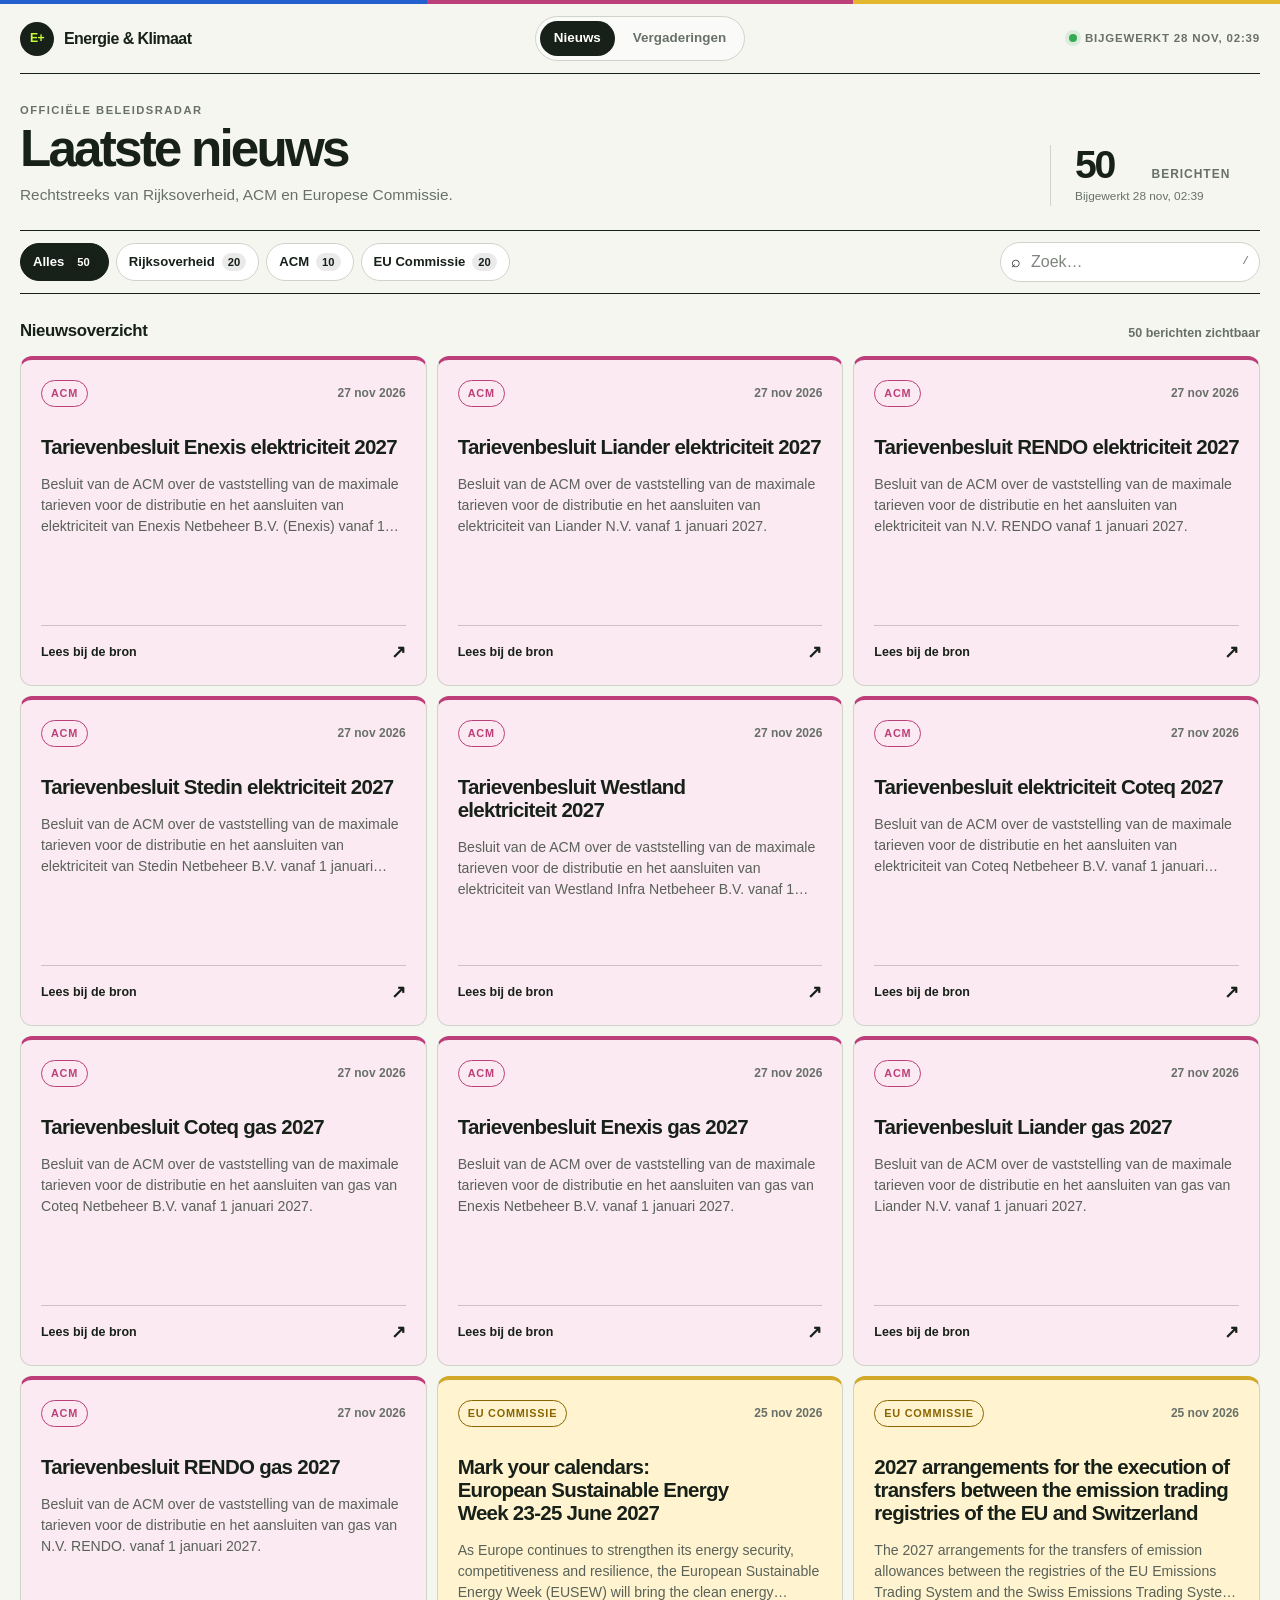
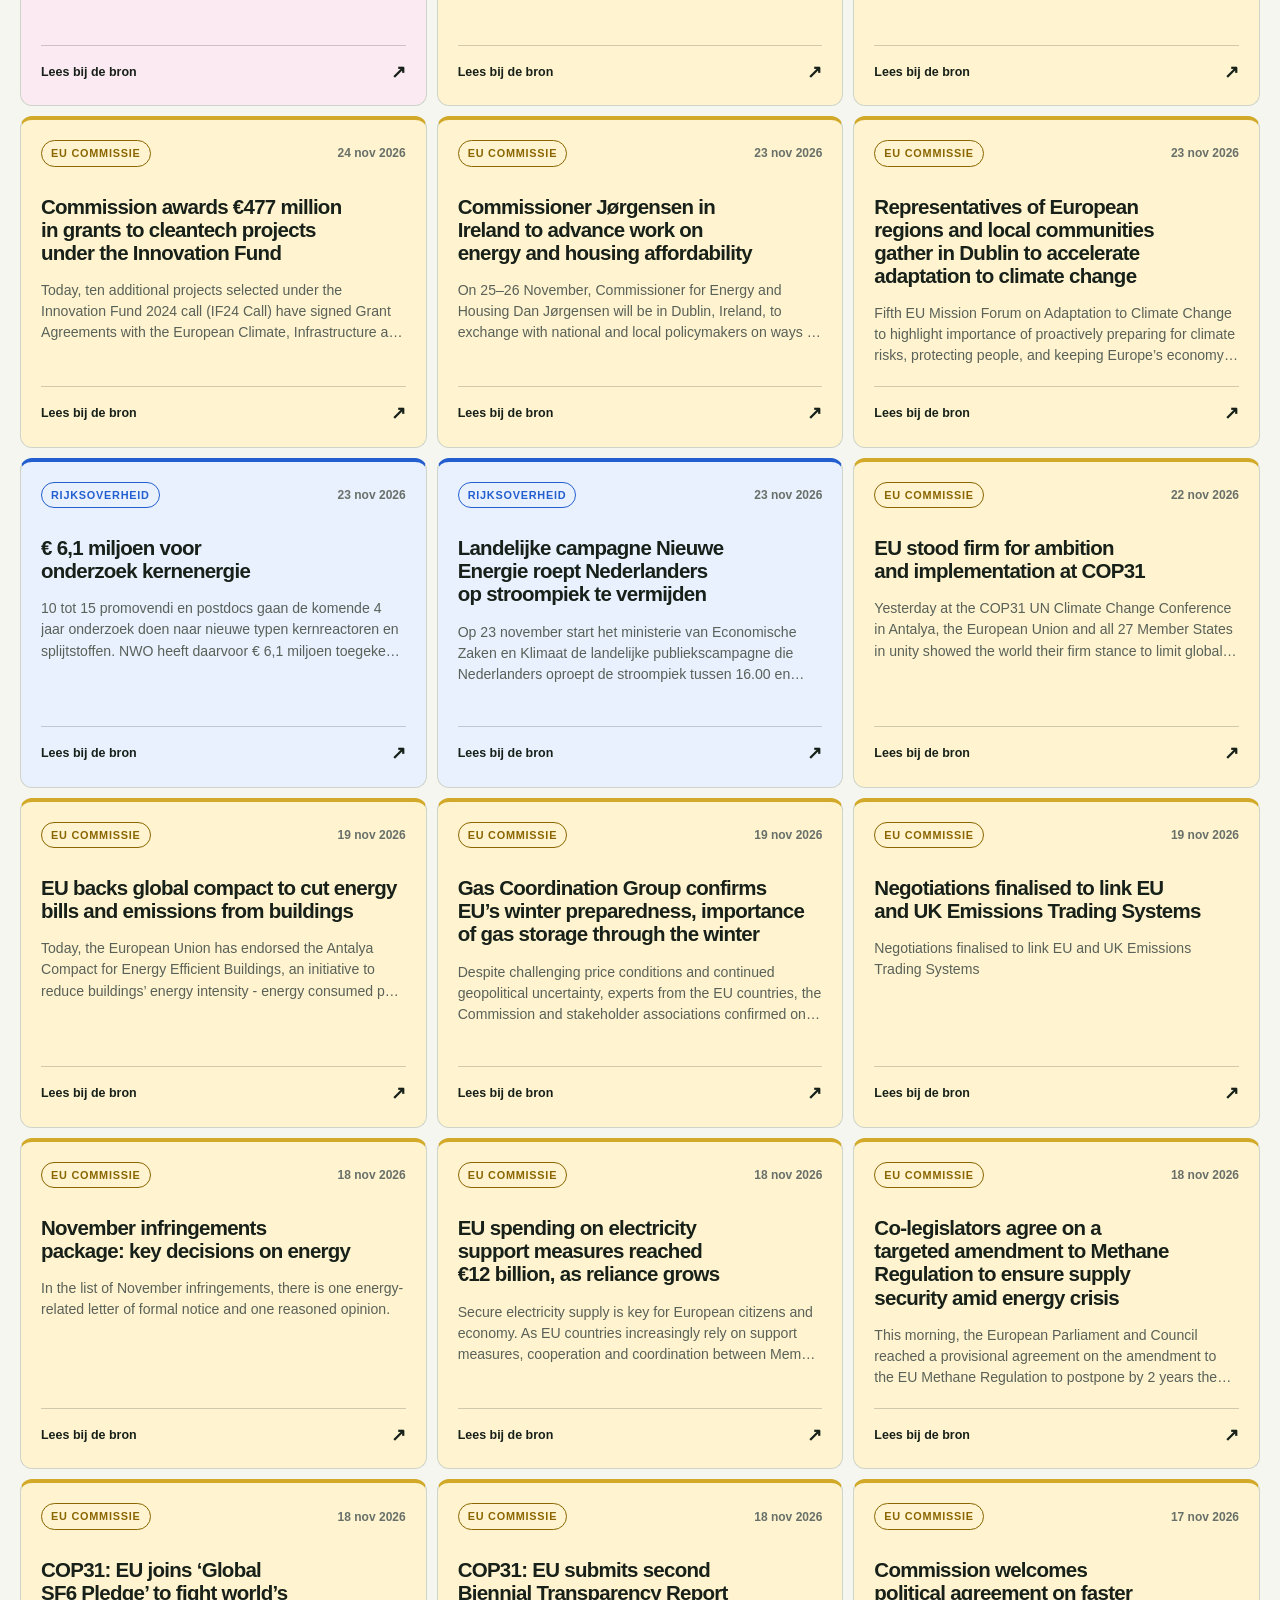
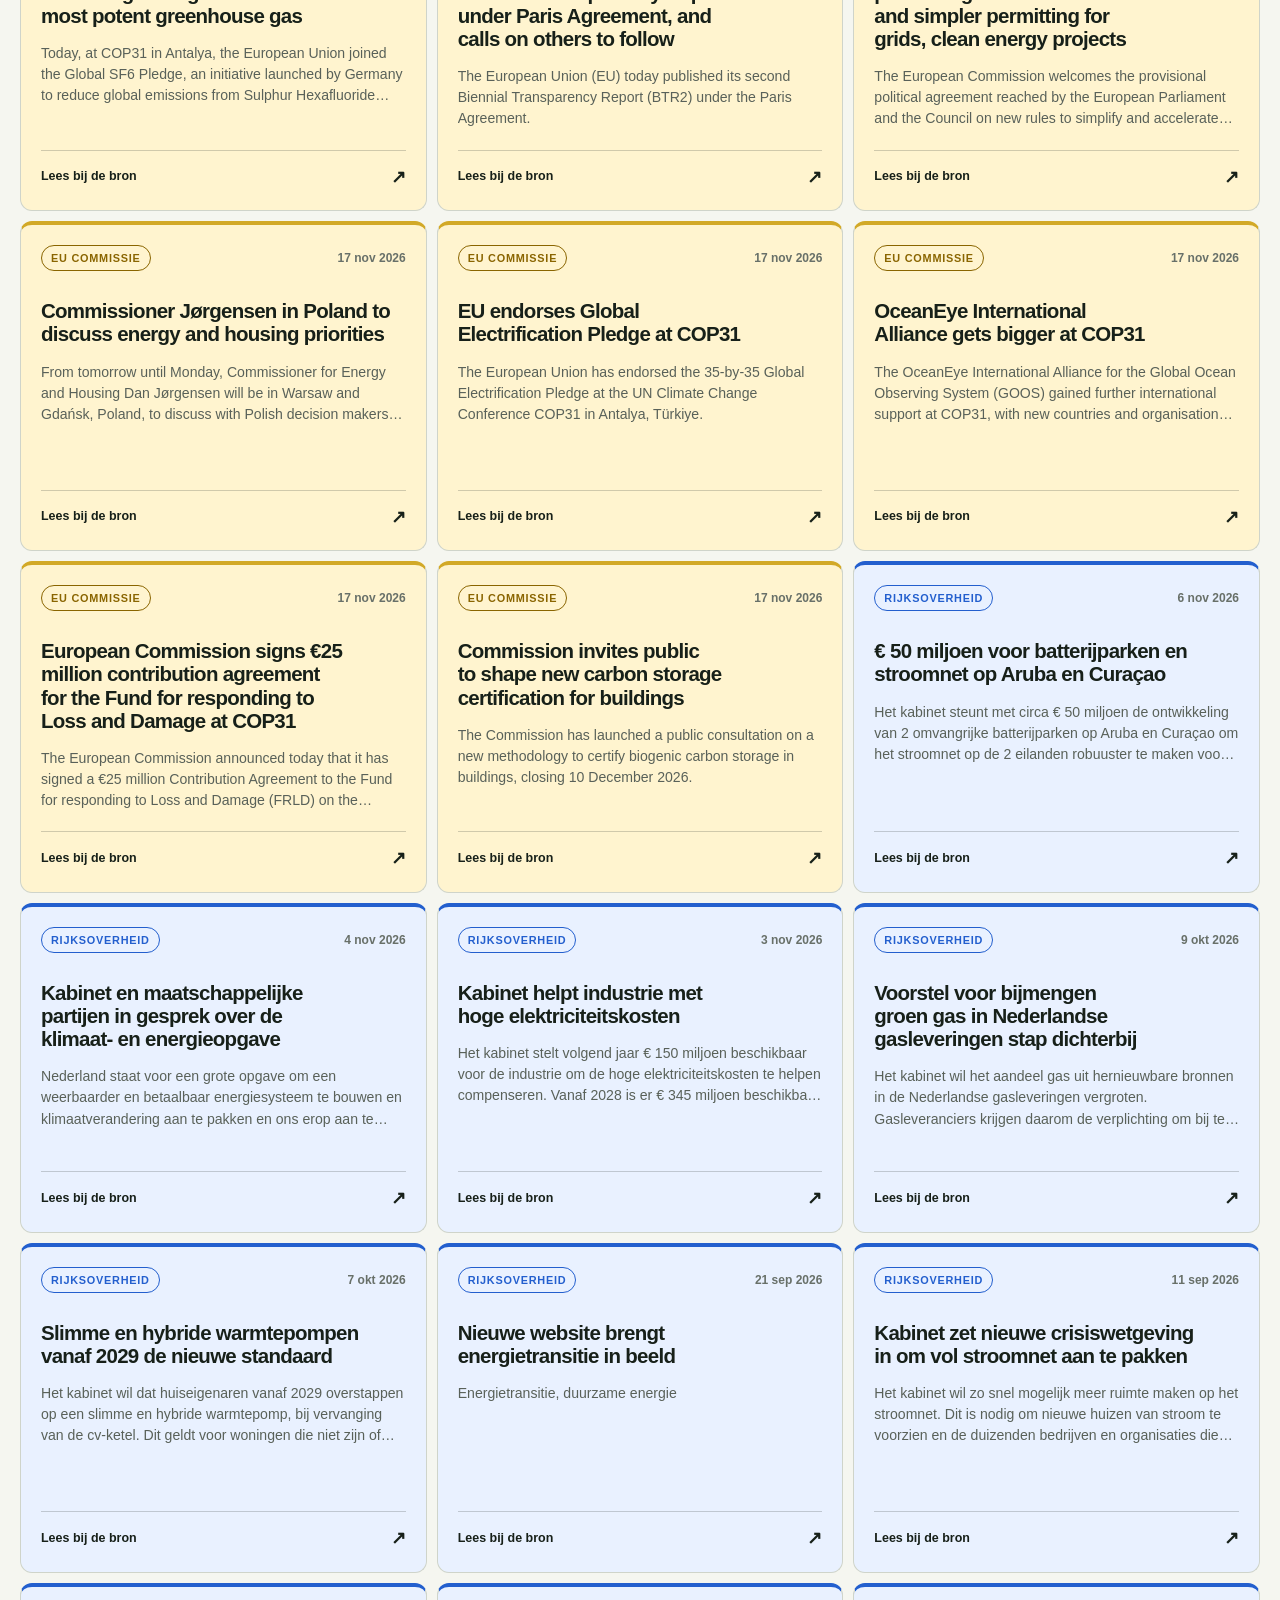
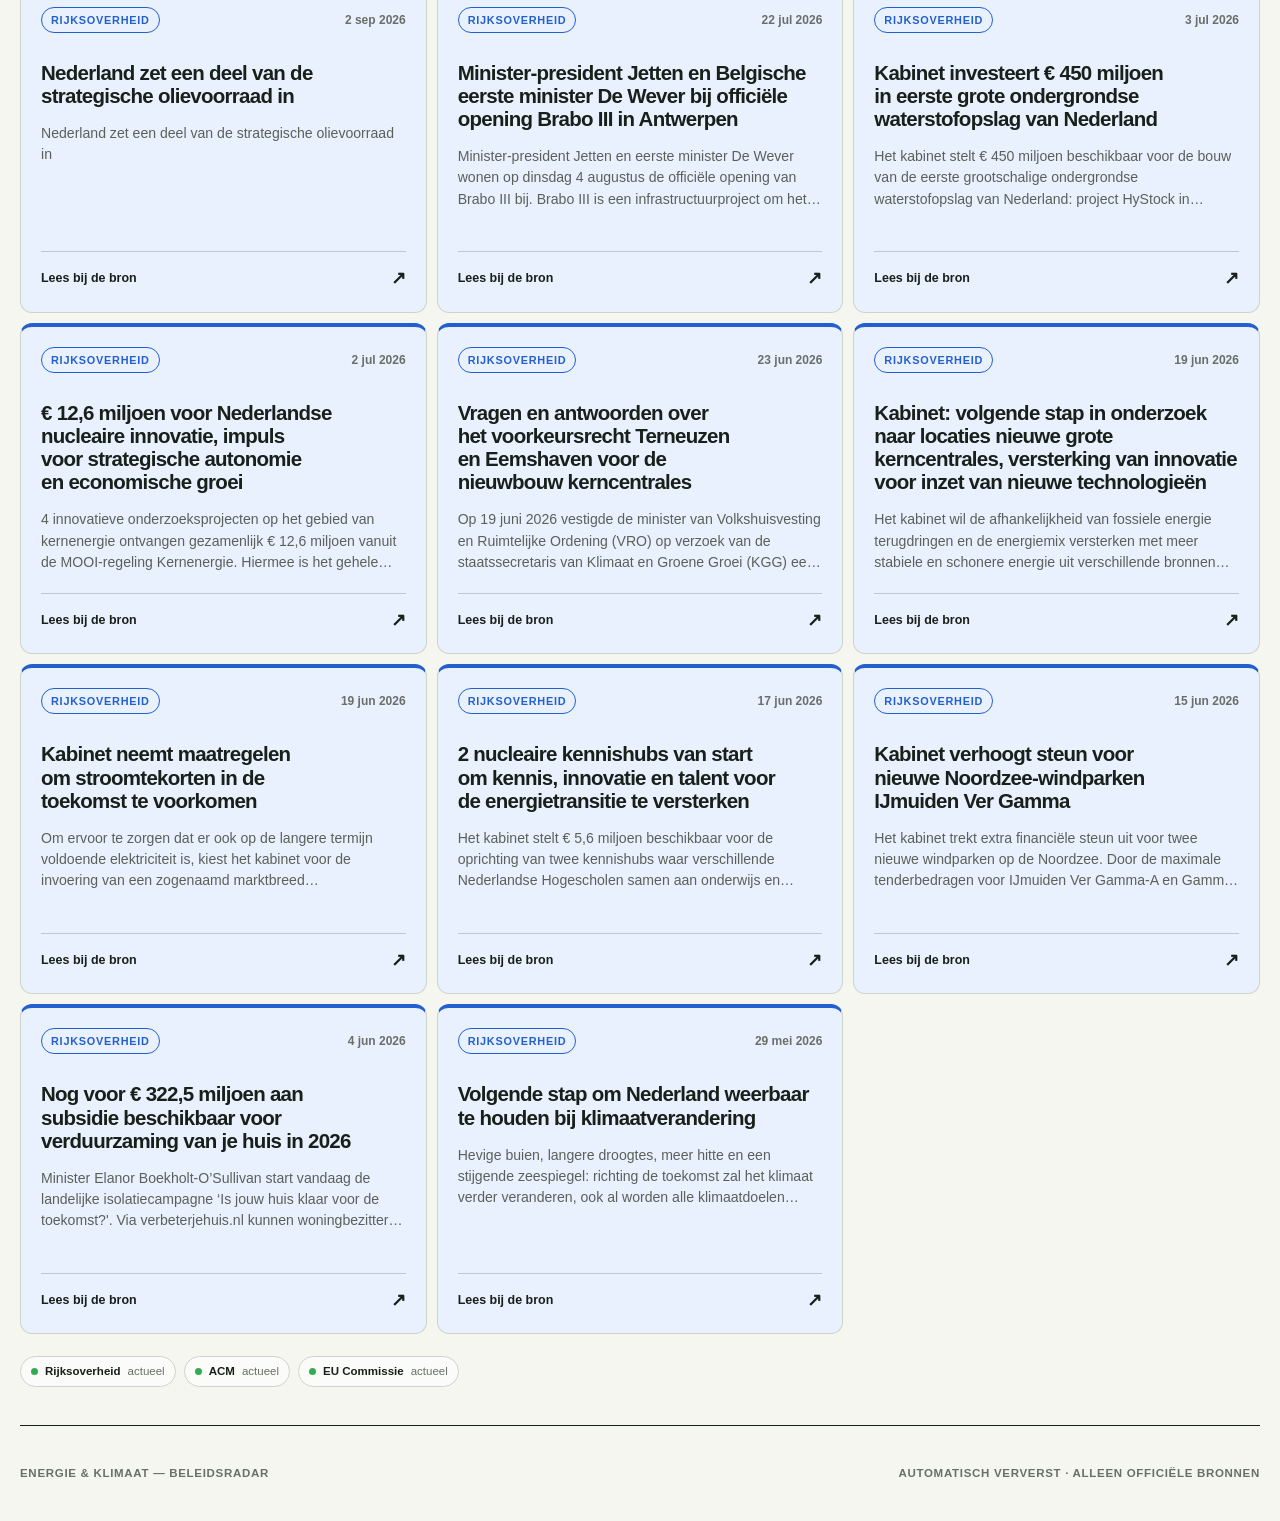
<file: index.html>
<!doctype html>
<html lang="nl">
  <head>
    <meta charset="UTF-8" />
    <meta name="viewport" content="width=device-width, initial-scale=1.0" />
    <meta name="theme-color" content="#f5f6f0" />
    <meta
      name="description"
      content="Actueel energie- en klimaatnieuws van de Rijksoverheid, ACM en Europese Commissie."
    />
    <meta property="og:type" content="website" />
    <meta property="og:locale" content="nl_NL" />
    <meta property="og:title" content="Energie & Klimaat — Beleidsradar" />
    <meta
      property="og:description"
      content="Officieel energie- en klimaatnieuws en de komende overheidsvergaderingen."
    />
    <meta property="og:url" content="https://energiepa.snarfia.nl/" />
    <title>Energie & Klimaat — Nieuws</title>
    <link rel="canonical" href="https://energiepa.snarfia.nl/" />
    <link rel="stylesheet" href="styles.css?v=20260726-2" />
  </head>
  <body>
    <div class="topline" aria-hidden="true">
      <span></span><span></span><span></span>
    </div>

    <header class="site-header">
      <a class="brand" href="./" aria-label="Energie en Klimaat — nieuws">
        <span class="brand-mark" aria-hidden="true">E+</span>
        <span class="brand-name">Energie &amp; Klimaat</span>
      </a>
      <nav class="site-nav" aria-label="Hoofdnavigatie">
        <a class="is-active" href="./" aria-current="page">Nieuws</a>
        <a href="vergaderingen.html">Vergaderingen</a>
      </nav>
      <div class="header-meta">
        <span class="pulse" aria-hidden="true"></span>
        <span id="header-status">Nieuws laden</span>
      </div>
    </header>

    <main>
      <section class="page-intro" aria-labelledby="page-title">
        <div>
          <p class="eyebrow">Officiële beleidsradar</p>
          <h1 id="page-title">Laatste nieuws</h1>
          <p>Rechtstreeks van Rijksoverheid, ACM en Europese Commissie.</p>
        </div>
        <div class="compact-stat" aria-label="Overzicht">
          <strong id="article-count">—</strong>
          <span>berichten</span>
          <small id="updated-at">Wordt bijgewerkt…</small>
        </div>
      </section>

      <section class="controls" aria-label="Nieuws filteren">
        <div class="filter-group" role="group" aria-label="Filter op bron">
          <button class="filter-button filter-all is-active" type="button" data-source="all">
            Alles <span id="count-all">0</span>
          </button>
          <button class="filter-button filter-rijk" type="button" data-source="rijksoverheid">
            Rijksoverheid <span id="count-rijksoverheid">0</span>
          </button>
          <button class="filter-button filter-acm" type="button" data-source="acm">
            ACM <span id="count-acm">0</span>
          </button>
          <button class="filter-button filter-eu" type="button" data-source="eu">
            EU Commissie <span id="count-eu">0</span>
          </button>
        </div>

        <label class="search-box">
          <span class="screen-reader-only">Zoek in de berichten</span>
          <span aria-hidden="true">⌕</span>
          <input id="search-input" type="search" placeholder="Zoek…" autocomplete="off" />
          <kbd>/</kbd>
        </label>
      </section>

      <div class="results-heading">
        <h2>Nieuwsoverzicht</h2>
        <p id="result-count" aria-live="polite">Nieuws wordt geladen</p>
      </div>

      <section id="news-grid" class="news-grid" aria-label="Nieuwsoverzicht" aria-busy="true">
        <article class="news-card skeleton-card" aria-hidden="true"></article>
        <article class="news-card skeleton-card" aria-hidden="true"></article>
        <article class="news-card skeleton-card" aria-hidden="true"></article>
      </section>

      <div id="source-health" class="source-health" aria-label="Status per bron"></div>
    </main>

    <footer class="site-footer">
      <p>Energie &amp; Klimaat — Beleidsradar</p>
      <p>Automatisch ververst · Alleen officiële bronnen</p>
    </footer>

    <template id="news-card-template">
      <article class="news-card">
        <div class="card-top">
          <span class="source-badge"></span>
          <time></time>
        </div>
        <div class="card-body">
          <h3></h3>
          <p class="card-description"></p>
        </div>
        <a class="card-link" target="_blank" rel="noopener noreferrer">
          Lees bij de bron <span aria-hidden="true">↗</span>
        </a>
      </article>
    </template>

    <script src="app.js?v=20260726-2" defer></script>
  </body>
</html>
</file>
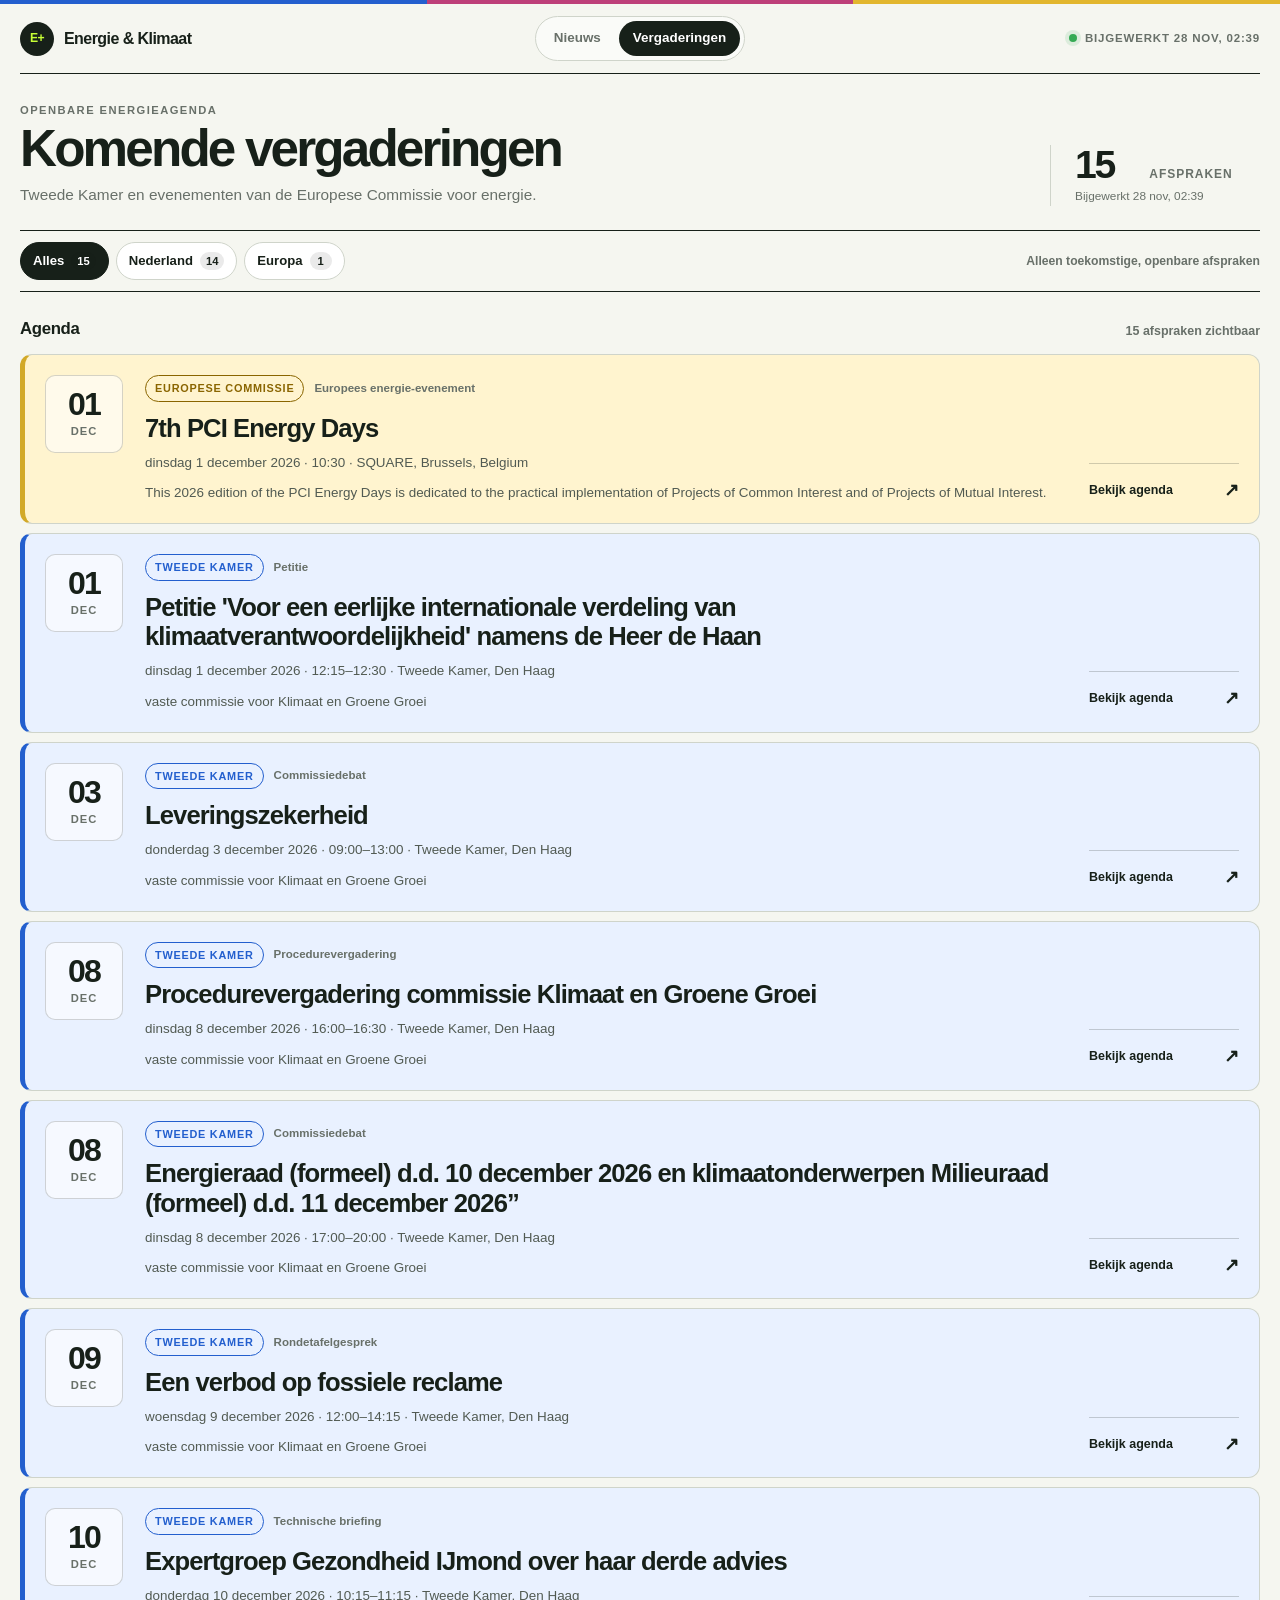
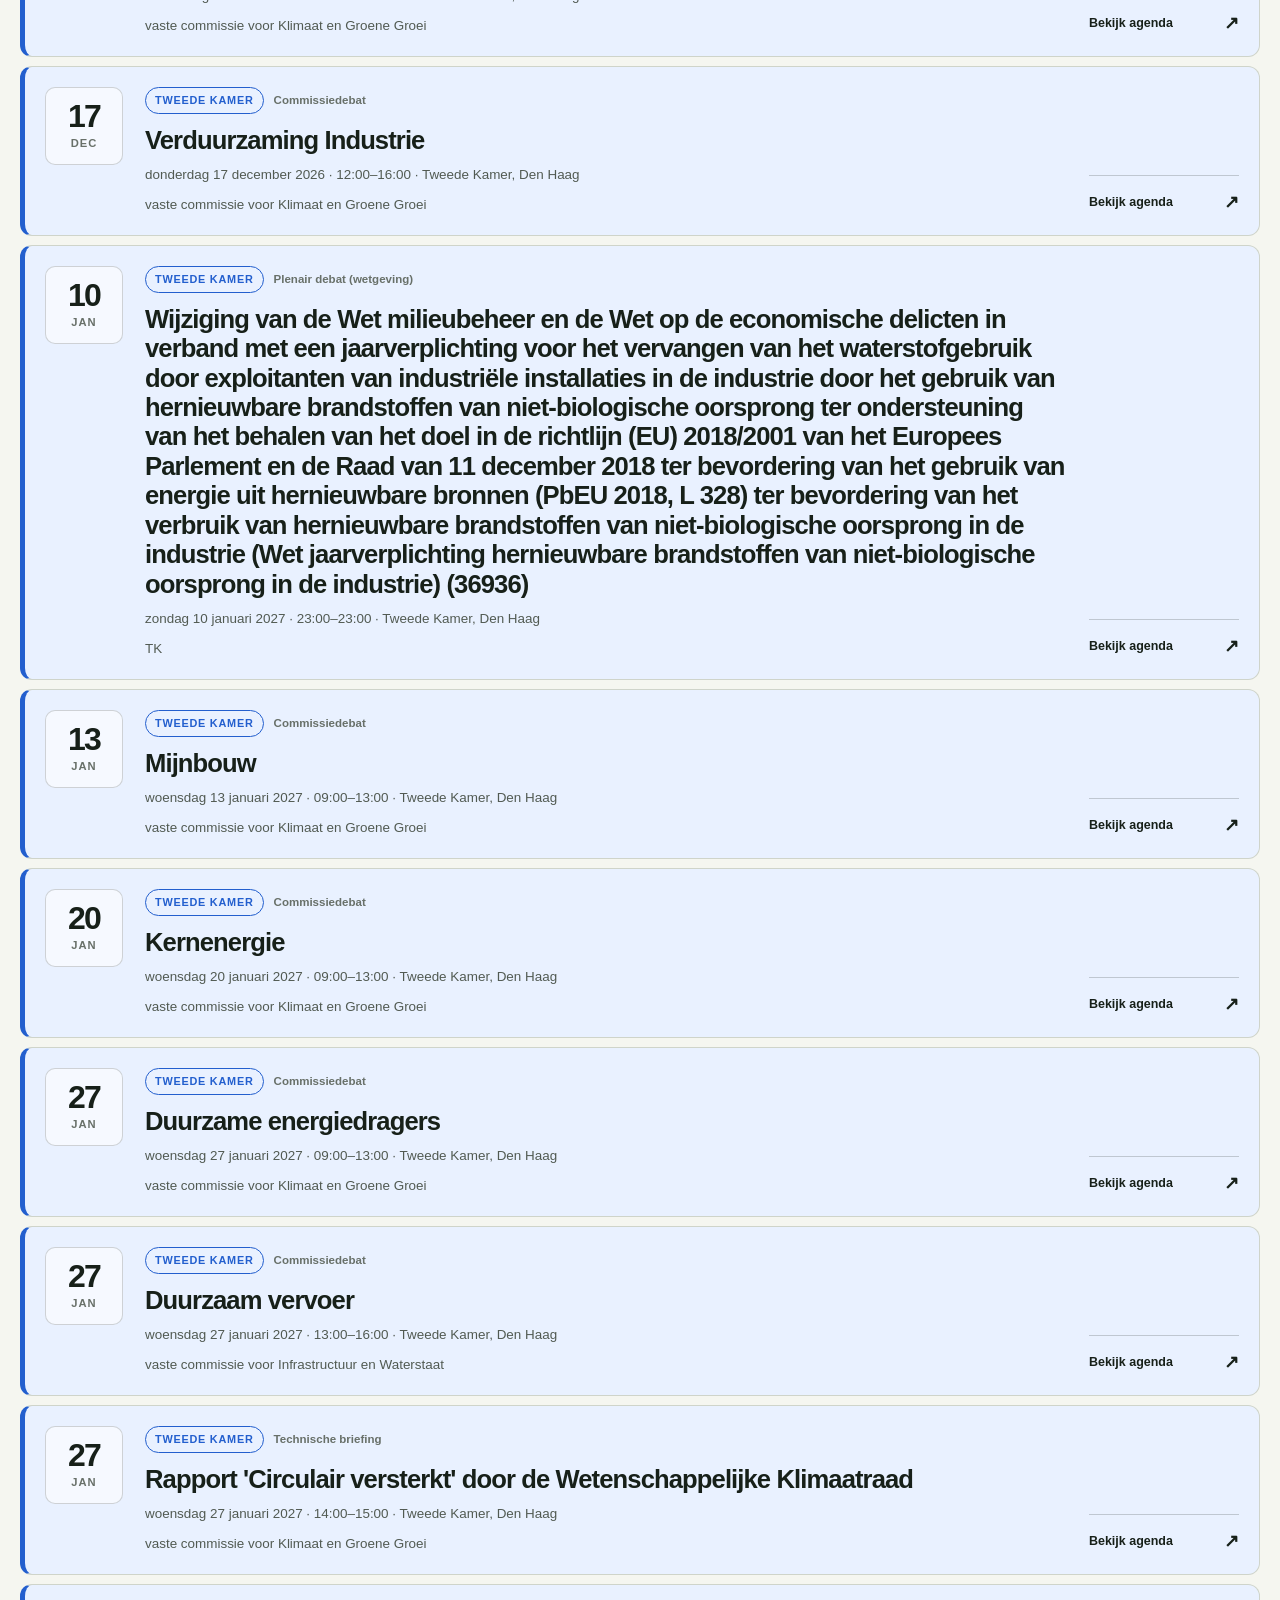
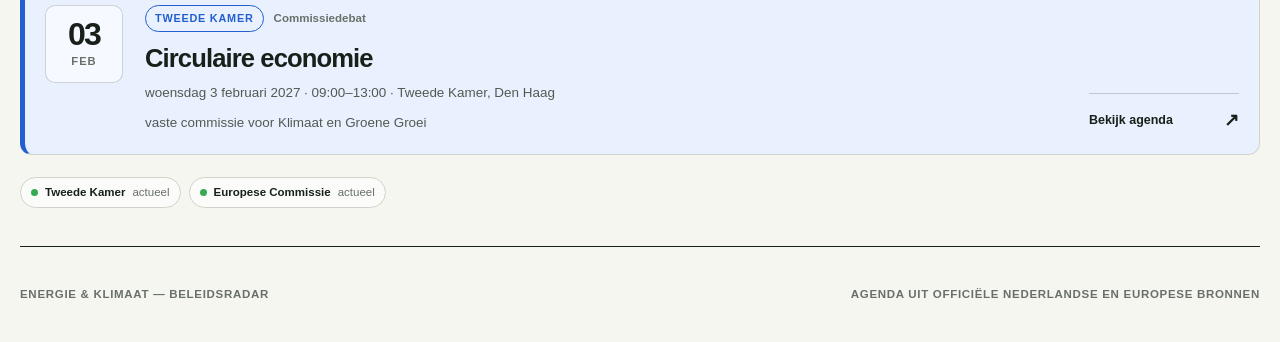
<file: vergaderingen.html>
<!doctype html>
<html lang="nl">
  <head>
    <meta charset="UTF-8" />
    <meta name="viewport" content="width=device-width, initial-scale=1.0" />
    <meta name="theme-color" content="#f5f6f0" />
    <meta
      name="description"
      content="Komende Nederlandse en Europese overheidsvergaderingen over energie en klimaat."
    />
    <meta property="og:type" content="website" />
    <meta property="og:locale" content="nl_NL" />
    <meta property="og:title" content="Energie & Klimaat — Vergaderingen" />
    <meta
      property="og:description"
      content="Komende energie- en klimaatvergaderingen van de Tweede Kamer en Europese Commissie."
    />
    <meta property="og:url" content="https://energiepa.snarfia.nl/vergaderingen.html" />
    <title>Energie & Klimaat — Vergaderingen</title>
    <link rel="canonical" href="https://energiepa.snarfia.nl/vergaderingen.html" />
    <link rel="stylesheet" href="styles.css?v=20260726-2" />
  </head>
  <body>
    <div class="topline" aria-hidden="true">
      <span></span><span></span><span></span>
    </div>

    <header class="site-header">
      <a class="brand" href="./" aria-label="Energie en Klimaat — nieuws">
        <span class="brand-mark" aria-hidden="true">E+</span>
        <span class="brand-name">Energie &amp; Klimaat</span>
      </a>
      <nav class="site-nav" aria-label="Hoofdnavigatie">
        <a href="./">Nieuws</a>
        <a class="is-active" href="vergaderingen.html" aria-current="page">Vergaderingen</a>
      </nav>
      <div class="header-meta">
        <span class="pulse" aria-hidden="true"></span>
        <span id="meeting-header-status">Agenda laden</span>
      </div>
    </header>

    <main>
      <section class="page-intro agenda-intro" aria-labelledby="page-title">
        <div>
          <p class="eyebrow">Openbare energieagenda</p>
          <h1 id="page-title">Komende vergaderingen</h1>
          <p>Tweede Kamer en evenementen van de Europese Commissie voor energie.</p>
        </div>
        <div class="compact-stat" aria-label="Overzicht">
          <strong id="meeting-count">—</strong>
          <span>afspraken</span>
          <small id="meeting-updated-at">Wordt bijgewerkt…</small>
        </div>
      </section>

      <section class="controls agenda-controls" aria-label="Vergaderingen filteren">
        <div class="filter-group" role="group" aria-label="Filter op overheid">
          <button class="filter-button filter-all is-active" type="button" data-meeting-source="all">
            Alles <span id="meeting-count-all">0</span>
          </button>
          <button class="filter-button filter-rijk" type="button" data-meeting-source="nl">
            Nederland <span id="meeting-count-nl">0</span>
          </button>
          <button class="filter-button filter-eu" type="button" data-meeting-source="eu">
            Europa <span id="meeting-count-eu">0</span>
          </button>
        </div>
        <p class="agenda-note">Alleen toekomstige, openbare afspraken</p>
      </section>

      <div class="results-heading">
        <h2>Agenda</h2>
        <p id="meeting-result-count" aria-live="polite">Agenda wordt geladen</p>
      </div>

      <section
        id="meeting-list"
        class="meeting-list"
        aria-label="Komende vergaderingen"
        aria-busy="true"
      >
        <article class="meeting-card skeleton-card" aria-hidden="true"></article>
        <article class="meeting-card skeleton-card" aria-hidden="true"></article>
      </section>

      <div id="meeting-source-health" class="source-health" aria-label="Status per agendabron"></div>
    </main>

    <footer class="site-footer">
      <p>Energie &amp; Klimaat — Beleidsradar</p>
      <p>Agenda uit officiële Nederlandse en Europese bronnen</p>
    </footer>

    <template id="meeting-card-template">
      <article class="meeting-card">
        <div class="date-block" aria-hidden="true">
          <span class="date-day"></span>
          <span class="date-month"></span>
        </div>
        <div class="meeting-body">
          <div class="meeting-meta">
            <span class="source-badge"></span>
            <span class="meeting-type"></span>
          </div>
          <h3></h3>
          <p class="meeting-details"></p>
          <p class="meeting-description"></p>
        </div>
        <a class="meeting-link" target="_blank" rel="noopener noreferrer">
          Bekijk agenda <span aria-hidden="true">↗</span>
        </a>
      </article>
    </template>

    <script src="meetings.js?v=20260726-2" defer></script>
  </body>
</html>
</file>
<file: styles.css>
:root {
  --ink: #172019;
  --paper: #f5f6f0;
  --paper-strong: #ffffff;
  --muted: #687069;
  --line: #cfd4ca;
  --lime: #c7ff35;
  --blue: #235fce;
  --blue-soft: #e9f1ff;
  --magenta: #bd3f79;
  --magenta-soft: #fbeaf2;
  --gold: #8a6500;
  --gold-soft: #fff4cf;
  --max-width: 1440px;
}

* {
  box-sizing: border-box;
}

html {
  scroll-behavior: smooth;
}

body {
  margin: 0;
  color: var(--ink);
  background: var(--paper);
  font-family:
    Inter, ui-sans-serif, -apple-system, BlinkMacSystemFont, "Segoe UI", sans-serif;
  line-height: 1.5;
}

button,
input {
  font: inherit;
}

button,
a {
  -webkit-tap-highlight-color: transparent;
}

.screen-reader-only {
  position: absolute;
  width: 1px;
  height: 1px;
  padding: 0;
  margin: -1px;
  overflow: hidden;
  clip: rect(0, 0, 0, 0);
  white-space: nowrap;
  border: 0;
}

.topline {
  display: grid;
  grid-template-columns: 1fr 1fr 1fr;
  height: 4px;
}

.topline span:nth-child(1) {
  background: var(--blue);
}

.topline span:nth-child(2) {
  background: var(--magenta);
}

.topline span:nth-child(3) {
  background: #e2b62e;
}

.site-header,
main,
.site-footer {
  width: min(calc(100% - 40px), var(--max-width));
  margin-inline: auto;
}

.site-header {
  min-height: 70px;
  display: grid;
  grid-template-columns: minmax(210px, 1fr) auto minmax(210px, 1fr);
  align-items: center;
  gap: 24px;
  border-bottom: 1px solid var(--ink);
}

.brand {
  display: inline-flex;
  align-items: center;
  gap: 10px;
  color: inherit;
  text-decoration: none;
  font-weight: 850;
  letter-spacing: -0.035em;
}

.brand-mark {
  display: grid;
  place-items: center;
  width: 34px;
  height: 34px;
  border-radius: 50%;
  background: var(--ink);
  color: var(--lime);
  font-size: 0.76rem;
}

.brand-name {
  font-size: 1rem;
}

.site-nav {
  display: flex;
  align-items: center;
  gap: 4px;
  padding: 4px;
  border: 1px solid var(--line);
  border-radius: 999px;
  background: rgba(255, 255, 255, 0.55);
}

.site-nav a {
  padding: 7px 14px;
  border-radius: 999px;
  color: var(--muted);
  font-size: 0.84rem;
  font-weight: 800;
  text-decoration: none;
}

.site-nav a:hover,
.site-nav a:focus-visible {
  color: var(--ink);
}

.site-nav a.is-active {
  background: var(--ink);
  color: white;
}

.header-meta {
  justify-self: end;
  display: flex;
  align-items: center;
  gap: 8px;
  color: var(--muted);
  font-size: 0.72rem;
  font-weight: 750;
  text-transform: uppercase;
  letter-spacing: 0.07em;
}

.pulse {
  width: 8px;
  height: 8px;
  border-radius: 50%;
  background: #35aa54;
  box-shadow: 0 0 0 4px rgba(53, 170, 84, 0.13);
}

.page-intro {
  display: flex;
  align-items: end;
  justify-content: space-between;
  gap: 32px;
  padding: 28px 0 24px;
}

.eyebrow {
  margin: 0 0 5px;
  color: var(--muted);
  font-size: 0.7rem;
  font-weight: 850;
  text-transform: uppercase;
  letter-spacing: 0.13em;
}

.page-intro h1 {
  margin: 0;
  font-size: clamp(2rem, 4vw, 3.7rem);
  line-height: 0.98;
  letter-spacing: -0.055em;
}

.page-intro > div > p:last-child {
  margin: 9px 0 0;
  color: var(--muted);
  font-size: 0.96rem;
}

.compact-stat {
  flex: 0 0 auto;
  display: grid;
  grid-template-columns: auto auto;
  align-items: baseline;
  column-gap: 8px;
  min-width: 210px;
  padding-left: 24px;
  border-left: 1px solid var(--line);
}

.compact-stat strong {
  font-size: 2.45rem;
  line-height: 1;
  letter-spacing: -0.06em;
}

.compact-stat span {
  color: var(--muted);
  font-size: 0.75rem;
  font-weight: 800;
  text-transform: uppercase;
  letter-spacing: 0.08em;
}

.compact-stat small {
  grid-column: 1 / -1;
  margin-top: 4px;
  color: var(--muted);
  font-size: 0.74rem;
}

.controls {
  position: sticky;
  z-index: 5;
  top: 0;
  display: flex;
  align-items: center;
  justify-content: space-between;
  gap: 18px;
  padding: 11px 0;
  border-top: 1px solid var(--ink);
  border-bottom: 1px solid var(--ink);
  background: rgba(245, 246, 240, 0.95);
  backdrop-filter: blur(14px);
}

.filter-group {
  display: flex;
  gap: 7px;
  overflow-x: auto;
  scrollbar-width: none;
}

.filter-group::-webkit-scrollbar {
  display: none;
}

.filter-button {
  flex: 0 0 auto;
  display: inline-flex;
  align-items: center;
  gap: 7px;
  min-height: 38px;
  padding: 7px 12px;
  border: 1px solid var(--line);
  border-radius: 999px;
  background: white;
  color: inherit;
  cursor: pointer;
  font-size: 0.82rem;
  font-weight: 800;
  transition:
    border-color 150ms ease,
    transform 150ms ease;
}

.filter-button:hover {
  border-color: var(--ink);
  transform: translateY(-1px);
}

.filter-button span {
  min-width: 22px;
  padding: 1px 6px;
  border-radius: 999px;
  background: rgba(17, 24, 19, 0.09);
  font-size: 0.7rem;
  text-align: center;
}

.filter-button.is-active {
  border-color: var(--ink);
  box-shadow: inset 0 0 0 1px var(--ink);
}

.filter-all.is-active {
  background: var(--ink);
  color: white;
}

.filter-rijk.is-active {
  background: var(--blue-soft);
  color: #17488f;
}

.filter-acm.is-active {
  background: var(--magenta-soft);
  color: #8e2856;
}

.filter-eu.is-active {
  background: var(--gold-soft);
  color: #6d5000;
}

.search-box {
  min-width: min(260px, 28vw);
  display: flex;
  align-items: center;
  gap: 8px;
  padding: 6px 10px;
  border: 1px solid var(--line);
  border-radius: 999px;
  background: white;
}

.search-box input {
  width: 100%;
  border: 0;
  outline: 0;
  background: transparent;
  color: var(--ink);
}

.search-box input::placeholder {
  color: #7e857d;
}

.search-box kbd {
  color: var(--muted);
  font: 0.7rem/1.4 ui-monospace, monospace;
}

.results-heading {
  display: flex;
  align-items: end;
  justify-content: space-between;
  gap: 20px;
  padding: 24px 0 13px;
}

.results-heading h2 {
  margin: 0;
  font-size: 1.05rem;
  letter-spacing: -0.02em;
}

.results-heading p {
  margin: 0;
  color: var(--muted);
  font-size: 0.78rem;
  font-weight: 700;
}

.news-grid {
  display: grid;
  grid-template-columns: repeat(3, minmax(0, 1fr));
  gap: 10px;
}

.news-card {
  position: relative;
  min-height: 330px;
  display: flex;
  flex-direction: column;
  padding: 20px;
  border: 1px solid var(--line);
  border-top-width: 4px;
  border-radius: 12px;
  overflow: hidden;
  transition:
    transform 170ms ease,
    box-shadow 170ms ease;
}

.news-card:hover,
.news-card:focus-within {
  transform: translateY(-3px);
  box-shadow: 0 10px 25px rgba(23, 32, 25, 0.08);
}

.news-card[data-source="rijksoverheid"] {
  border-top-color: var(--blue);
  background: var(--blue-soft);
}

.news-card[data-source="acm"] {
  border-top-color: var(--magenta);
  background: var(--magenta-soft);
}

.news-card[data-source="eu"] {
  border-top-color: #d2a928;
  background: var(--gold-soft);
}

.card-top {
  display: flex;
  align-items: center;
  justify-content: space-between;
  gap: 16px;
}

.source-badge {
  display: inline-flex;
  align-items: center;
  min-height: 26px;
  padding: 4px 9px;
  border: 1px solid currentColor;
  border-radius: 999px;
  font-size: 0.68rem;
  font-weight: 850;
  text-transform: uppercase;
  letter-spacing: 0.07em;
}

[data-source="rijksoverheid"] .source-badge,
[data-meeting-source="nl"] .source-badge {
  color: var(--blue);
}

[data-source="acm"] .source-badge {
  color: var(--magenta);
}

[data-source="eu"] .source-badge,
[data-meeting-source="eu"] .source-badge {
  color: var(--gold);
}

.card-top time {
  color: var(--muted);
  font-size: 0.75rem;
  font-weight: 750;
}

.card-body {
  flex: 1;
  padding: 28px 0 20px;
}

.news-card h3 {
  margin: 0;
  font-size: clamp(1.25rem, 1.6vw, 1.7rem);
  line-height: 1.13;
  letter-spacing: -0.035em;
  text-wrap: balance;
}

.card-description {
  display: -webkit-box;
  margin: 16px 0 0;
  overflow: hidden;
  color: #596159;
  font-size: 0.88rem;
  -webkit-line-clamp: 3;
  -webkit-box-orient: vertical;
}

.card-link,
.meeting-link {
  display: flex;
  align-items: center;
  justify-content: space-between;
  gap: 12px;
  padding-top: 13px;
  border-top: 1px solid rgba(23, 32, 25, 0.2);
  color: inherit;
  font-size: 0.78rem;
  font-weight: 850;
  text-decoration: none;
}

.card-link span,
.meeting-link span {
  font-size: 1.1rem;
  transition: transform 150ms ease;
}

.card-link:hover span,
.card-link:focus-visible span,
.meeting-link:hover span,
.meeting-link:focus-visible span {
  transform: translate(2px, -2px);
}

.card-link:focus-visible,
.meeting-link:focus-visible,
.filter-button:focus-visible,
.site-nav a:focus-visible,
.empty-state button:focus-visible,
.search-box:focus-within {
  outline: 3px solid var(--lime);
  outline-offset: 3px;
}

.skeleton-card {
  min-height: 250px;
  background:
    linear-gradient(
      110deg,
      rgba(255, 255, 255, 0.25) 15%,
      rgba(255, 255, 255, 0.85) 35%,
      rgba(255, 255, 255, 0.25) 55%
    ),
    #e4e7df;
  background-size: 250% 100%;
  animation: loading 1.25s infinite linear;
}

@keyframes loading {
  to {
    background-position-x: -250%;
  }
}

.empty-state {
  grid-column: 1 / -1;
  min-height: 260px;
  display: grid;
  place-content: center;
  padding: 36px;
  border: 1px solid var(--line);
  border-radius: 12px;
  background: white;
  text-align: center;
}

.empty-state h3 {
  margin: 0;
  font-size: clamp(1.5rem, 3vw, 2.6rem);
  letter-spacing: -0.04em;
}

.empty-state p {
  color: var(--muted);
}

.empty-state button {
  justify-self: center;
  padding: 9px 16px;
  border: 0;
  border-radius: 999px;
  background: var(--ink);
  color: white;
  cursor: pointer;
  font-weight: 750;
}

.source-health {
  display: flex;
  flex-wrap: wrap;
  gap: 8px;
  padding: 22px 0 38px;
}

.health-item {
  display: inline-flex;
  align-items: center;
  gap: 7px;
  padding: 6px 10px;
  border: 1px solid var(--line);
  border-radius: 999px;
  background: rgba(255, 255, 255, 0.65);
  color: var(--muted);
  font-size: 0.72rem;
}

.health-item strong {
  color: var(--ink);
}

.health-dot {
  width: 7px;
  height: 7px;
  border-radius: 50%;
  background: #9da39d;
}

.health-ok {
  background: #35aa54;
}

.health-partial {
  background: #e7a318;
}

.health-fallback {
  background: #d95b48;
}

.agenda-note {
  margin: 0;
  color: var(--muted);
  font-size: 0.76rem;
  font-weight: 700;
}

.meeting-list {
  display: grid;
  gap: 9px;
}

.meeting-card {
  display: grid;
  grid-template-columns: 78px minmax(0, 1fr) 150px;
  align-items: stretch;
  gap: 22px;
  min-height: 170px;
  padding: 20px;
  border: 1px solid var(--line);
  border-left-width: 5px;
  border-radius: 12px;
}

.meeting-card[data-meeting-source="nl"] {
  border-left-color: var(--blue);
  background: var(--blue-soft);
}

.meeting-card[data-meeting-source="eu"] {
  border-left-color: #d2a928;
  background: var(--gold-soft);
}

.date-block {
  align-self: start;
  display: grid;
  place-items: center;
  padding: 12px 8px;
  border: 1px solid rgba(23, 32, 25, 0.18);
  border-radius: 10px;
  background: rgba(255, 255, 255, 0.58);
}

.date-day {
  font-size: 2rem;
  font-weight: 900;
  line-height: 1;
  letter-spacing: -0.06em;
}

.date-month {
  margin-top: 3px;
  color: var(--muted);
  font-size: 0.7rem;
  font-weight: 850;
  text-transform: uppercase;
  letter-spacing: 0.09em;
}

.meeting-body {
  min-width: 0;
}

.meeting-meta {
  display: flex;
  align-items: center;
  gap: 10px;
  margin-bottom: 12px;
}

.meeting-type {
  color: var(--muted);
  font-size: 0.72rem;
  font-weight: 750;
}

.meeting-card h3 {
  margin: 0;
  font-size: clamp(1.2rem, 2vw, 1.65rem);
  line-height: 1.15;
  letter-spacing: -0.035em;
}

.meeting-details,
.meeting-description {
  margin: 10px 0 0;
  color: #515a52;
  font-size: 0.84rem;
}

.meeting-description {
  display: -webkit-box;
  overflow: hidden;
  -webkit-line-clamp: 2;
  -webkit-box-orient: vertical;
}

.meeting-link {
  align-self: end;
}

.site-footer {
  min-height: 96px;
  display: flex;
  align-items: center;
  justify-content: space-between;
  gap: 30px;
  border-top: 1px solid var(--ink);
  color: var(--muted);
  font-size: 0.72rem;
  font-weight: 750;
  text-transform: uppercase;
  letter-spacing: 0.06em;
}

.site-footer p {
  margin: 0;
}

@media (max-width: 980px) {
  .site-header {
    grid-template-columns: 1fr auto;
  }

  .site-nav {
    grid-row: 2;
    grid-column: 1 / -1;
    justify-self: start;
    margin-bottom: 10px;
  }

  .header-meta {
    grid-column: 2;
  }

  .news-grid {
    grid-template-columns: repeat(2, minmax(0, 1fr));
  }

  .meeting-card {
    grid-template-columns: 68px minmax(0, 1fr);
  }

  .meeting-link {
    grid-column: 2;
  }
}

@media (max-width: 700px) {
  .site-header,
  main,
  .site-footer {
    width: min(calc(100% - 24px), var(--max-width));
  }

  .site-header {
    min-height: 62px;
    gap: 10px 16px;
  }

  .brand-name {
    font-size: 0.9rem;
  }

  .header-meta {
    max-width: 130px;
    text-align: right;
  }

  .page-intro {
    align-items: start;
    flex-direction: column;
    gap: 18px;
    padding: 22px 0 18px;
  }

  .compact-stat {
    min-width: 0;
    padding-left: 0;
    border-left: 0;
  }

  .controls {
    align-items: stretch;
    flex-direction: column;
    margin-inline: -12px;
    padding-inline: 12px;
  }

  .search-box {
    min-width: 0;
    width: 100%;
  }

  .agenda-note {
    padding-left: 2px;
  }

  .news-grid {
    grid-template-columns: 1fr;
  }

  .news-card {
    min-height: 300px;
  }

  .meeting-card {
    grid-template-columns: 58px minmax(0, 1fr);
    gap: 14px;
    padding: 15px;
  }

  .date-day {
    font-size: 1.6rem;
  }

  .meeting-meta {
    align-items: start;
    flex-direction: column;
    gap: 6px;
  }

  .meeting-link {
    grid-column: 1 / -1;
  }

  .site-footer {
    min-height: 125px;
    align-items: flex-start;
    justify-content: center;
    flex-direction: column;
  }
}

@media (prefers-reduced-motion: reduce) {
  *,
  *::before,
  *::after {
    scroll-behavior: auto !important;
    animation-duration: 0.01ms !important;
    animation-iteration-count: 1 !important;
    transition-duration: 0.01ms !important;
  }
}
</file>
